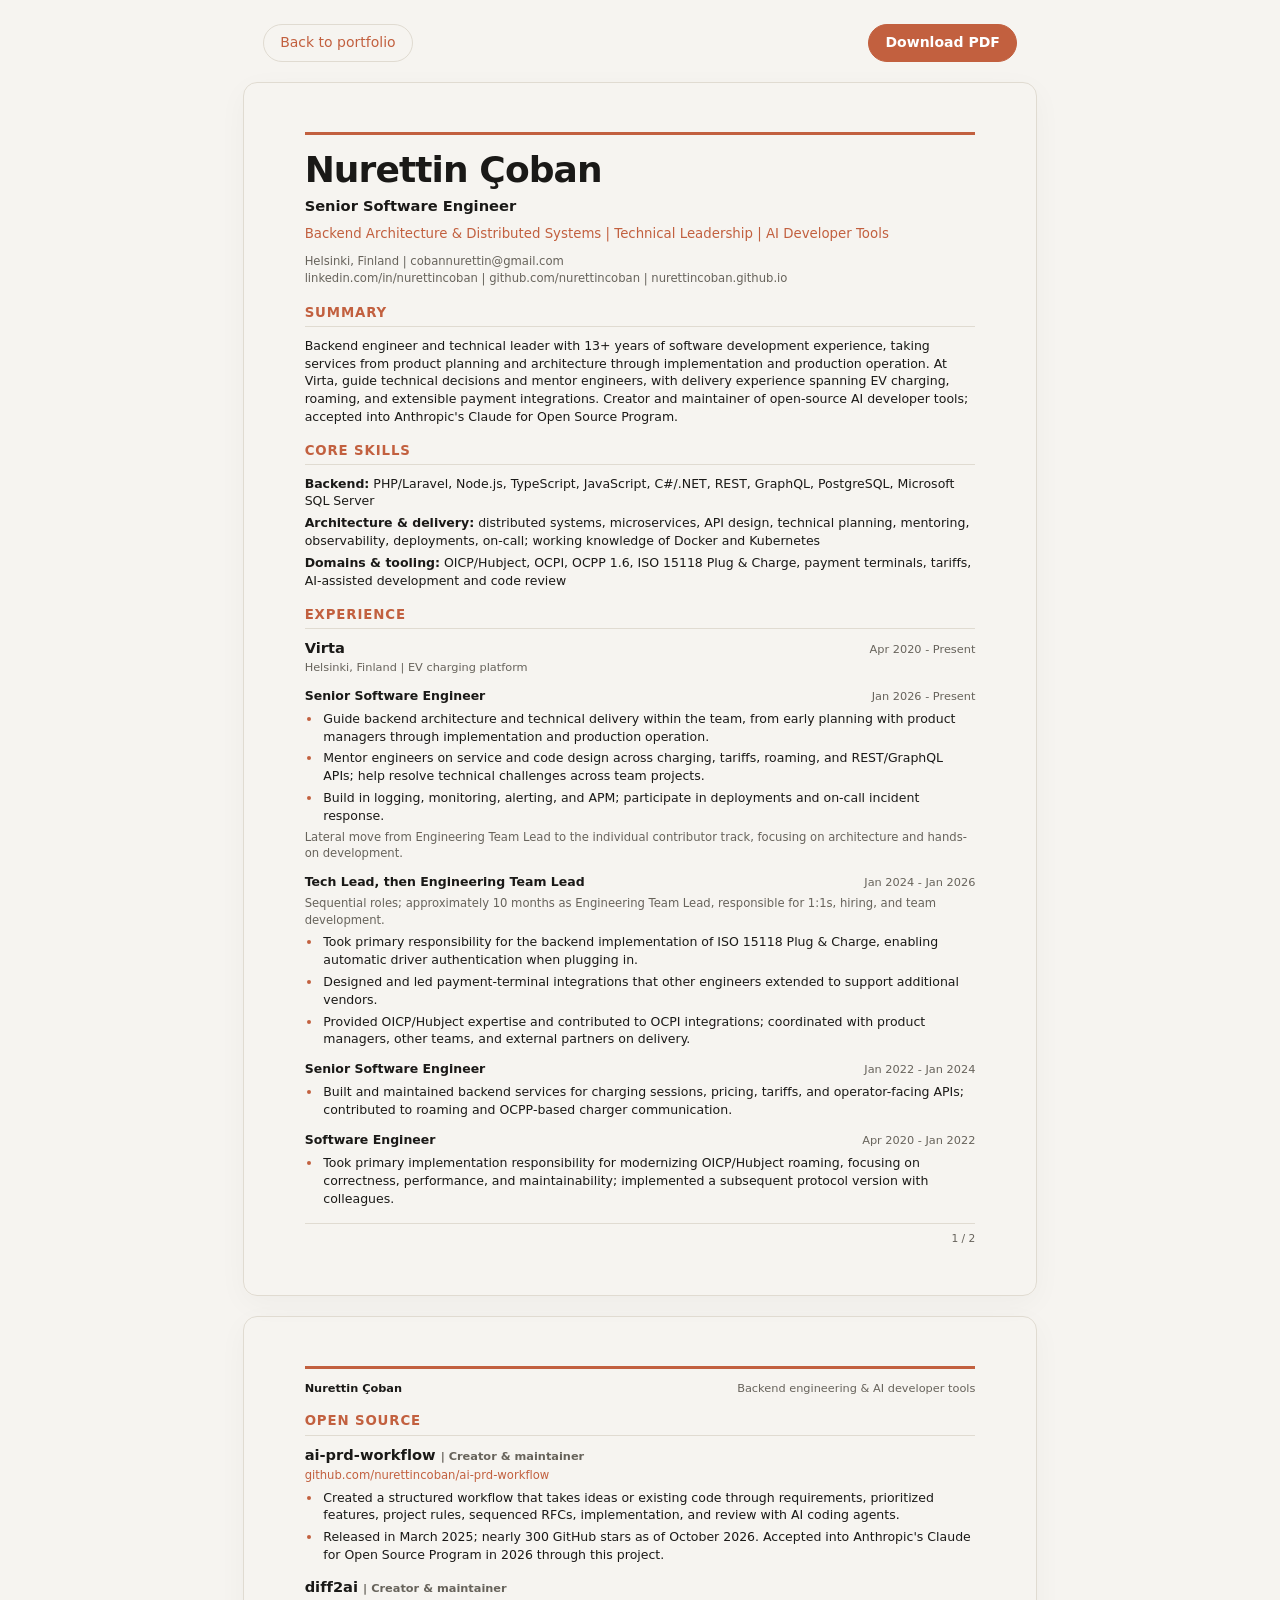
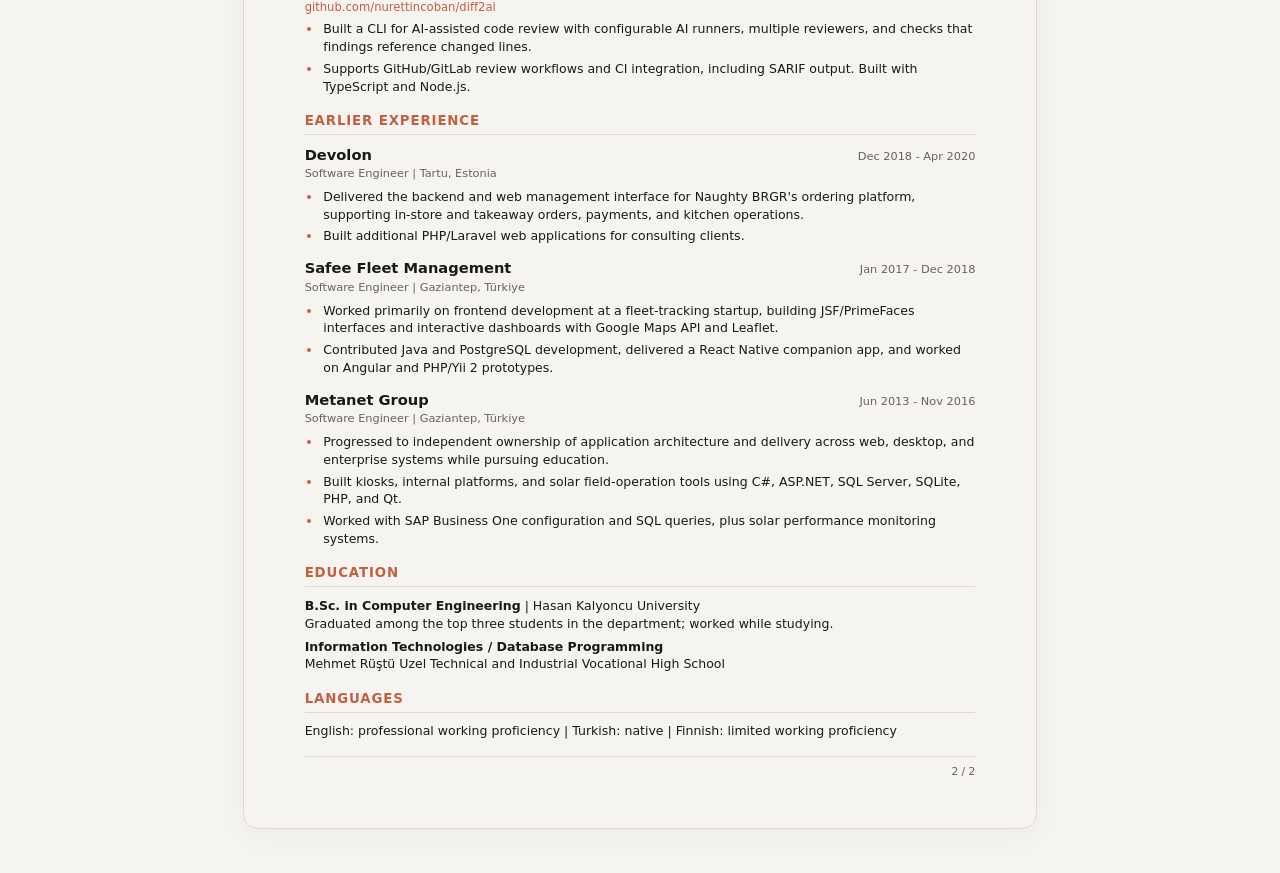
<file: cv/index.html>
<!doctype html>
<html lang="en">
<head>
<meta charset="utf-8">
<meta name="viewport" content="width=device-width, initial-scale=1">
<meta name="description" content="Nurettin Çoban: backend architecture, technical leadership, and open-source AI developer tools. Curriculum vitae.">
<title>Nurettin Çoban - CV</title>
<!-- This is the editable source for the downloadable PDF. Print at A4, 100% scale,
     with background graphics enabled and browser headers/footers disabled.
     Keep text in document order for screen readers and applicant tracking systems. -->
<style>
:root {
  /* The light palette and typography from assets/css/site.css. */
  --bg: #f6f4f0; --text: #1a1917; --muted: #67635b;
  --border: #e0dbd1; --accent: #c2603f;
  color-scheme: light;
}
@page { size: A4; margin: 13mm 16mm; }
* { box-sizing: border-box; }
html { background: var(--bg); print-color-adjust: exact; -webkit-print-color-adjust: exact; }
body {
  margin: 0; color: var(--text); background: var(--bg);
  font: 9.4pt/1.42 "Segoe UI", ui-sans-serif, system-ui, -apple-system, Arial, sans-serif;
  font-variant-ligatures: none;
}
a { color: var(--accent); text-decoration: none; }
p { margin: 0; }
header { border-top: 3px solid var(--accent); padding-top: 11pt; margin-bottom: 13pt; }
h1 { font-size: 27pt; line-height: 1.1; letter-spacing: -.025em; margin: 0 0 5pt; }
.headline { font-size: 11pt; font-weight: 600; margin-bottom: 6pt; }
.focus { color: var(--accent); font-size: 10pt; margin-bottom: 7pt; }
.contact { font-size: 8.7pt; line-height: 1.5; color: var(--muted); }
.contact a { color: inherit; }
h2 {
  margin: 13pt 0 7pt; padding-bottom: 4pt; border-bottom: 1px solid var(--border);
  color: var(--accent); font-size: 10pt; line-height: 1.2; letter-spacing: .065em;
  text-transform: uppercase; break-after: avoid;
}
h3 { margin: 0; font-size: 11pt; line-height: 1.3; }
.line { display: flex; justify-content: space-between; align-items: baseline; gap: 10pt; }
.when, .location { color: var(--muted); font-size: 8.5pt; }
.when { white-space: nowrap; font-variant-numeric: tabular-nums; }
.location { margin: 1pt 0 5pt; }
.role { margin-top: 9pt; break-inside: avoid; }
.role .title { font-weight: 650; }
.note { color: var(--muted); font-size: 8.7pt; margin: 3pt 0; }
.points { margin: 4pt 0 0; padding-left: 13pt; }
.points li { margin-bottom: 3pt; padding-left: 1pt; }
.points li::marker { color: var(--accent); }
.skills { margin: 0; padding: 0; list-style: none; }
.skills li { margin-bottom: 3pt; }
.skills b { font-weight: 650; }
.job, .project { margin-bottom: 10pt; break-inside: avoid; }
.project .repo { font-size: 8.7pt; margin: 2pt 0; }
.page { position: relative; }
.page + .page { break-before: page; }
.continued { display: flex; justify-content: space-between; border-top: 3px solid var(--accent); padding-top: 8pt; margin-bottom: 12pt; color: var(--muted); font-size: 8.5pt; }
.continued b { color: var(--text); font-weight: 650; }
.compact p + p { margin-top: 4pt; }
.page-number { margin-top: 12pt; border-top: 1px solid var(--border); padding-top: 5pt; font-size: 8pt; color: var(--muted); text-align: right; }
.actions { display: flex; justify-content: space-between; gap: 12px; max-width: 210mm; margin: 24px auto 0; padding: 0 20px; font-size: 14px; }
.actions a { padding: 8px 16px; border: 1px solid var(--border); border-radius: 999px; }
.actions .download { background: var(--accent); color: white; border-color: var(--accent); font-weight: 600; }
@media screen {
  body { padding-bottom: 24px; }
  .page { max-width: 210mm; margin: 20px auto; padding: 13mm 16mm; border: 1px solid var(--border); border-radius: 14px; box-shadow: 0 8px 30px #1a191709; }
}
@media screen and (max-width: 600px) {
  .page { margin: 12px; padding: 24px 20px; }
  .line { flex-wrap: wrap; gap: 2pt 8pt; }
  h1 { font-size: 25pt; }
  .contact { overflow-wrap: anywhere; }
  .continued { gap: 8pt; }
}
@media print { .actions { display: none; } }
</style>
</head>
<body>
<nav class="actions" aria-label="CV actions">
  <a href="../">Back to portfolio</a>
  <a class="download" href="nurettin-coban-cv.pdf" download="Nurettin-Coban-CV.pdf">Download PDF</a>
</nav>
<main>
<section class="page" aria-label="Profile and Virta experience">
<header>
  <h1>Nurettin Çoban</h1>
  <p class="headline">Senior Software Engineer</p>
  <p class="focus">Backend Architecture &amp; Distributed Systems | Technical Leadership | AI Developer Tools</p>
  <p class="contact">Helsinki, Finland | <a href="mailto:cobannurettin@gmail.com">cobannurettin@gmail.com</a><br>
    <a href="https://www.linkedin.com/in/nurettincoban/">linkedin.com/in/nurettincoban</a> |
    <a href="https://github.com/nurettincoban">github.com/nurettincoban</a> |
    <a href="https://nurettincoban.github.io/">nurettincoban.github.io</a></p>
</header>

<h2>Summary</h2>
<p>Backend engineer and technical leader with 13+ years of software development experience, taking services from product planning and architecture through implementation and production operation. At Virta, guide technical decisions and mentor engineers, with delivery experience spanning EV charging, roaming, and extensible payment integrations. Creator and maintainer of open-source AI developer tools; accepted into Anthropic's Claude for Open Source Program.</p>

<h2>Core Skills</h2>
<ul class="skills">
  <li><b>Backend:</b> PHP/Laravel, Node.js, TypeScript, JavaScript, C#/.NET, REST, GraphQL, PostgreSQL, Microsoft SQL Server</li>
  <li><b>Architecture &amp; delivery:</b> distributed systems, microservices, API design, technical planning, mentoring, observability, deployments, on-call; working knowledge of Docker and Kubernetes</li>
  <li><b>Domains &amp; tooling:</b> OICP/Hubject, OCPI, OCPP 1.6, ISO 15118 Plug &amp; Charge, payment terminals, tariffs, AI-assisted development and code review</li>
</ul>

<h2>Experience</h2>
<div class="line"><h3>Virta</h3><span class="when">Apr 2020 - Present</span></div>
<p class="location">Helsinki, Finland | EV charging platform</p>

<div class="role">
  <div class="line"><span class="title">Senior Software Engineer</span><span class="when">Jan 2026 - Present</span></div>
  <ul class="points">
    <li>Guide backend architecture and technical delivery within the team, from early planning with product managers through implementation and production operation.</li>
    <li>Mentor engineers on service and code design across charging, tariffs, roaming, and REST/GraphQL APIs; help resolve technical challenges across team projects.</li>
    <li>Build in logging, monitoring, alerting, and APM; participate in deployments and on-call incident response.</li>
  </ul>
  <p class="note">Lateral move from Engineering Team Lead to the individual contributor track, focusing on architecture and hands-on development.</p>
</div>

<div class="role">
  <div class="line"><span class="title">Tech Lead, then Engineering Team Lead</span><span class="when">Jan 2024 - Jan 2026</span></div>
  <p class="note">Sequential roles; approximately 10 months as Engineering Team Lead, responsible for 1:1s, hiring, and team development.</p>
  <ul class="points">
    <li>Took primary responsibility for the backend implementation of ISO 15118 Plug &amp; Charge, enabling automatic driver authentication when plugging in.</li>
    <li>Designed and led payment-terminal integrations that other engineers extended to support additional vendors.</li>
    <li>Provided OICP/Hubject expertise and contributed to OCPI integrations; coordinated with product managers, other teams, and external partners on delivery.</li>
  </ul>
</div>

<div class="role">
  <div class="line"><span class="title">Senior Software Engineer</span><span class="when">Jan 2022 - Jan 2024</span></div>
  <ul class="points">
    <li>Built and maintained backend services for charging sessions, pricing, tariffs, and operator-facing APIs; contributed to roaming and OCPP-based charger communication.</li>
  </ul>
</div>

<div class="role">
  <div class="line"><span class="title">Software Engineer</span><span class="when">Apr 2020 - Jan 2022</span></div>
  <ul class="points">
    <li>Took primary implementation responsibility for modernizing OICP/Hubject roaming, focusing on correctness, performance, and maintainability; implemented a subsequent protocol version with colleagues.</li>
  </ul>
</div>
<p class="page-number" aria-label="Page 1 of 2">1 / 2</p>
</section>

<section class="page" aria-label="Open source, earlier experience, and education">
<div class="continued"><b>Nurettin Çoban</b><span>Backend engineering &amp; AI developer tools</span></div>

<h2>Open Source</h2>
<div class="project">
  <h3>ai-prd-workflow <span class="location">| Creator &amp; maintainer</span></h3>
  <p class="repo"><a href="https://github.com/nurettincoban/ai-prd-workflow">github.com/nurettincoban/ai-prd-workflow</a></p>
  <ul class="points">
    <li>Created a structured workflow that takes ideas or existing code through requirements, prioritized features, project rules, sequenced RFCs, implementation, and review with AI coding agents.</li>
    <li>Released in March 2025; nearly 300 GitHub stars as of October 2026. Accepted into Anthropic's Claude for Open Source Program in 2026 through this project.</li>
  </ul>
</div>
<div class="project">
  <h3>diff2ai <span class="location">| Creator &amp; maintainer</span></h3>
  <p class="repo"><a href="https://github.com/nurettincoban/diff2ai">github.com/nurettincoban/diff2ai</a></p>
  <ul class="points">
    <li>Built a CLI for AI-assisted code review with configurable AI runners, multiple reviewers, and checks that findings reference changed lines.</li>
    <li>Supports GitHub/GitLab review workflows and CI integration, including SARIF output. Built with TypeScript and Node.js.</li>
  </ul>
</div>

<h2>Earlier Experience</h2>
<div class="job">
  <div class="line"><h3>Devolon</h3><span class="when">Dec 2018 - Apr 2020</span></div>
  <p class="location">Software Engineer | Tartu, Estonia</p>
  <ul class="points">
    <li>Delivered the backend and web management interface for Naughty BRGR's ordering platform, supporting in-store and takeaway orders, payments, and kitchen operations.</li>
    <li>Built additional PHP/Laravel web applications for consulting clients.</li>
  </ul>
</div>
<div class="job">
  <div class="line"><h3>Safee Fleet Management</h3><span class="when">Jan 2017 - Dec 2018</span></div>
  <p class="location">Software Engineer | Gaziantep, Türkiye</p>
  <ul class="points">
    <li>Worked primarily on frontend development at a fleet-tracking startup, building JSF/PrimeFaces interfaces and interactive dashboards with Google Maps API and Leaflet.</li>
    <li>Contributed Java and PostgreSQL development, delivered a React Native companion app, and worked on Angular and PHP/Yii 2 prototypes.</li>
  </ul>
</div>
<div class="job">
  <div class="line"><h3>Metanet Group</h3><span class="when">Jun 2013 - Nov 2016</span></div>
  <p class="location">Software Engineer | Gaziantep, Türkiye</p>
  <ul class="points">
    <li>Progressed to independent ownership of application architecture and delivery across web, desktop, and enterprise systems while pursuing education.</li>
    <li>Built kiosks, internal platforms, and solar field-operation tools using C#, ASP.NET, SQL Server, SQLite, PHP, and Qt.</li>
    <li>Worked with SAP Business One configuration and SQL queries, plus solar performance monitoring systems.</li>
  </ul>
</div>

<h2>Education</h2>
<div class="compact">
  <p><b>B.Sc. in Computer Engineering</b> | Hasan Kalyoncu University<br>Graduated among the top three students in the department; worked while studying.</p>
  <p><b>Information Technologies / Database Programming</b><br>Mehmet Rüştü Uzel Technical and Industrial Vocational High School</p>
</div>

<h2>Languages</h2>
<p>English: professional working proficiency | Turkish: native | Finnish: limited working proficiency</p>
<p class="page-number" aria-label="Page 2 of 2">2 / 2</p>
</section>
</main>
</body>
</html>
</file>
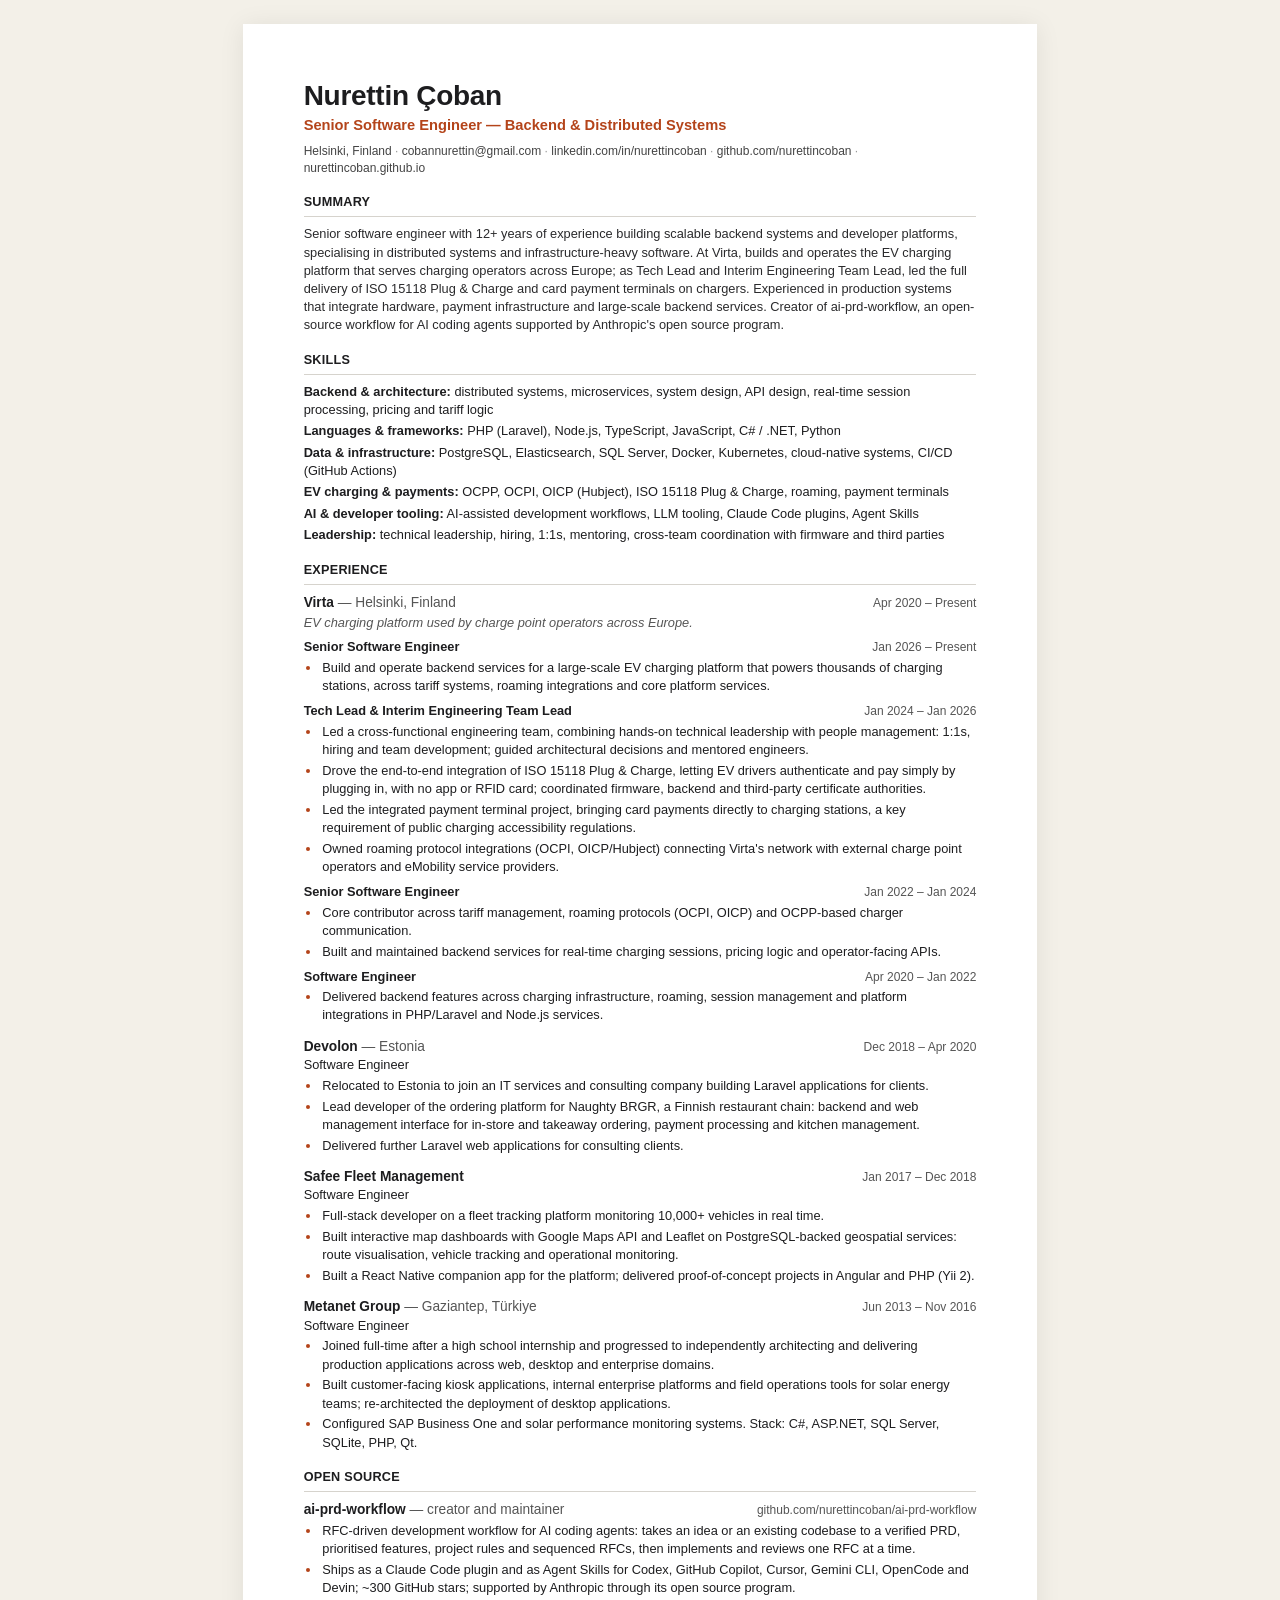
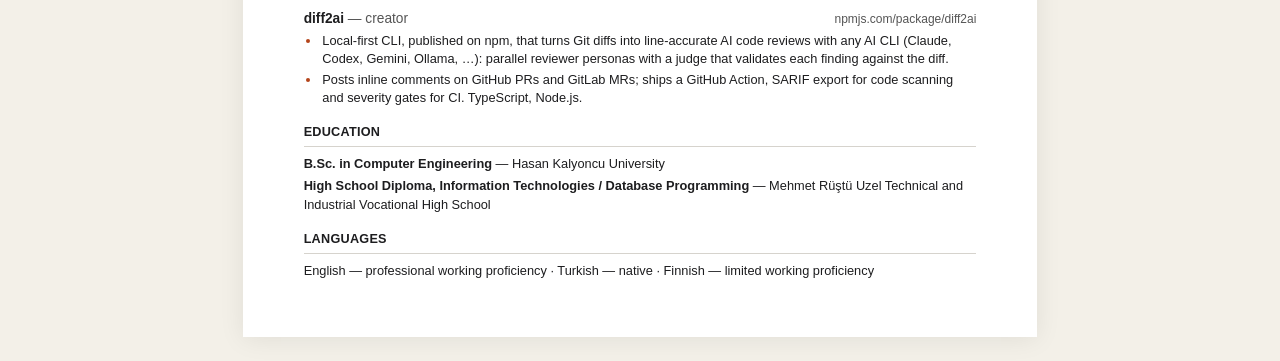
<file: cv.html>
<!doctype html>
<html lang="en">
<head>
<meta charset="utf-8">
<meta name="viewport" content="width=device-width, initial-scale=1">
<title>Nurettin Çoban — CV</title>
<!--
  Source of cv.pdf. To update the CV, edit this file, then print it to PDF:
    msedge --headless=new --no-pdf-header-footer --print-to-pdf=cv.pdf cv.html
  Written for applicant tracking systems as much as for people: one column,
  standard section names, real text (no icons, tables or text in images), and
  the technologies spelled out where a recruiter's search would look for them.
-->
<style>
@page { size: A4; margin: 15mm 16mm 14mm; }
* { box-sizing: border-box; }
html { -webkit-print-color-adjust: exact; print-color-adjust: exact; }
body {
  margin: 0 auto; max-width: 178mm; color: #1d1d1f;
  font: 9.6pt/1.42 "Segoe UI", "Helvetica Neue", Arial, sans-serif;
}
a { color: inherit; text-decoration: none; }
header { margin-bottom: 10pt; }
h1 { font-size: 21pt; line-height: 1.1; letter-spacing: -.01em; margin: 0 0 3pt; font-weight: 700; }
.headline { font-size: 11pt; font-weight: 600; color: #b4441a; margin: 0 0 5pt; }
.contact { font-size: 9pt; color: #444; margin: 0; }
.contact span + span::before { content: "  ·  "; color: #999; }

h2 {
  font-size: 9.5pt; font-weight: 700; letter-spacing: .02em; text-transform: uppercase; color: #1d1d1f;
  margin: 13pt 0 6pt; padding-bottom: 3pt; border-bottom: 1px solid #d6d3cd;
}
p { margin: 0; }
.summary { color: #2a2a2c; }

.skills { margin: 0; padding: 0; list-style: none; }
.skills li { margin: 0 0 2.5pt; }
.skills b { font-weight: 600; }

.job { break-inside: avoid; margin-bottom: 9pt; }
.job:last-child { margin-bottom: 0; }
.line { display: flex; justify-content: space-between; align-items: baseline; gap: 12pt; }
.org { font-weight: 700; font-size: 10.3pt; }
.org .where { font-weight: 400; color: #555; }
.when { font-size: 9pt; color: #555; white-space: nowrap; font-variant-numeric: tabular-nums; }
.context { color: #555; font-style: italic; margin: 1pt 0 3pt; }
.role { margin-top: 5pt; }
.role .title { font-weight: 600; }
ul.points { margin: 2pt 0 0; padding-left: 13pt; }
ul.points li { margin: 0 0 2pt; padding-left: 1pt; }
ul.points li::marker { color: #b4441a; }

.compact p + p { margin-top: 3pt; }
.compact b { font-weight: 600; }

@media screen {
  body { padding: 40px 16px; }
  html { background: #f3f0e8; }
  body { background: #fff; padding: 15mm 16mm; margin: 24px auto; box-shadow: 0 2px 24px rgba(0,0,0,.08); max-width: 210mm; }
}
</style>
</head>
<body>

<header>
  <h1>Nurettin Çoban</h1>
  <p class="headline">Senior Software Engineer — Backend &amp; Distributed Systems</p>
  <p class="contact">
    <span>Helsinki, Finland</span><span><a href="mailto:cobannurettin@gmail.com">cobannurettin@gmail.com</a></span><span><a href="https://www.linkedin.com/in/nurettincoban/">linkedin.com/in/nurettincoban</a></span><span><a href="https://github.com/nurettincoban">github.com/nurettincoban</a></span><span><a href="https://nurettincoban.github.io/">nurettincoban.github.io</a></span>
  </p>
</header>

<h2>Summary</h2>
<p class="summary">Senior software engineer with 12+ years of experience building scalable backend systems and developer platforms, specialising in distributed systems and infrastructure-heavy software. At Virta, builds and operates the EV charging platform that serves charging operators across Europe; as Tech Lead and Interim Engineering Team Lead, led the full delivery of ISO 15118 Plug &amp; Charge and card payment terminals on chargers. Experienced in production systems that integrate hardware, payment infrastructure and large-scale backend services. Creator of ai-prd-workflow, an open-source workflow for AI coding agents supported by Anthropic's open source program.</p>

<h2>Skills</h2>
<ul class="skills">
  <li><b>Backend &amp; architecture:</b> distributed systems, microservices, system design, API design, real-time session processing, pricing and tariff logic</li>
  <li><b>Languages &amp; frameworks:</b> PHP (Laravel), Node.js, TypeScript, JavaScript, C# / .NET, Python</li>
  <li><b>Data &amp; infrastructure:</b> PostgreSQL, Elasticsearch, SQL Server, Docker, Kubernetes, cloud-native systems, CI/CD (GitHub Actions)</li>
  <li><b>EV charging &amp; payments:</b> OCPP, OCPI, OICP (Hubject), ISO 15118 Plug &amp; Charge, roaming, payment terminals</li>
  <li><b>AI &amp; developer tooling:</b> AI-assisted development workflows, LLM tooling, Claude Code plugins, Agent Skills</li>
  <li><b>Leadership:</b> technical leadership, hiring, 1:1s, mentoring, cross-team coordination with firmware and third parties</li>
</ul>

<h2>Experience</h2>

<div class="job">
  <div class="line"><span class="org">Virta <span class="where">— Helsinki, Finland</span></span><span class="when">Apr 2020 – Present</span></div>
  <p class="context">EV charging platform used by charge point operators across Europe.</p>

  <div class="role">
    <div class="line"><span class="title">Senior Software Engineer</span><span class="when">Jan 2026 – Present</span></div>
    <ul class="points">
      <li>Build and operate backend services for a large-scale EV charging platform that powers thousands of charging stations, across tariff systems, roaming integrations and core platform services.</li>
    </ul>
  </div>

  <div class="role">
    <div class="line"><span class="title">Tech Lead &amp; Interim Engineering Team Lead</span><span class="when">Jan 2024 – Jan 2026</span></div>
    <ul class="points">
      <li>Led a cross-functional engineering team, combining hands-on technical leadership with people management: 1:1s, hiring and team development; guided architectural decisions and mentored engineers.</li>
      <li>Drove the end-to-end integration of ISO 15118 Plug &amp; Charge, letting EV drivers authenticate and pay simply by plugging in, with no app or RFID card; coordinated firmware, backend and third-party certificate authorities.</li>
      <li>Led the integrated payment terminal project, bringing card payments directly to charging stations, a key requirement of public charging accessibility regulations.</li>
      <li>Owned roaming protocol integrations (OCPI, OICP/Hubject) connecting Virta's network with external charge point operators and eMobility service providers.</li>
    </ul>
  </div>

  <div class="role">
    <div class="line"><span class="title">Senior Software Engineer</span><span class="when">Jan 2022 – Jan 2024</span></div>
    <ul class="points">
      <li>Core contributor across tariff management, roaming protocols (OCPI, OICP) and OCPP-based charger communication.</li>
      <li>Built and maintained backend services for real-time charging sessions, pricing logic and operator-facing APIs.</li>
    </ul>
  </div>

  <div class="role">
    <div class="line"><span class="title">Software Engineer</span><span class="when">Apr 2020 – Jan 2022</span></div>
    <ul class="points">
      <li>Delivered backend features across charging infrastructure, roaming, session management and platform integrations in PHP/Laravel and Node.js services.</li>
    </ul>
  </div>
</div>

<div class="job">
  <div class="line"><span class="org">Devolon <span class="where">— Estonia</span></span><span class="when">Dec 2018 – Apr 2020</span></div>
  <div class="line"><span class="title">Software Engineer</span></div>
  <ul class="points">
    <li>Relocated to Estonia to join an IT services and consulting company building Laravel applications for clients.</li>
    <li>Lead developer of the ordering platform for Naughty BRGR, a Finnish restaurant chain: backend and web management interface for in-store and takeaway ordering, payment processing and kitchen management.</li>
    <li>Delivered further Laravel web applications for consulting clients.</li>
  </ul>
</div>

<div class="job">
  <div class="line"><span class="org">Safee Fleet Management</span><span class="when">Jan 2017 – Dec 2018</span></div>
  <div class="line"><span class="title">Software Engineer</span></div>
  <ul class="points">
    <li>Full-stack developer on a fleet tracking platform monitoring 10,000+ vehicles in real time.</li>
    <li>Built interactive map dashboards with Google Maps API and Leaflet on PostgreSQL-backed geospatial services: route visualisation, vehicle tracking and operational monitoring.</li>
    <li>Built a React Native companion app for the platform; delivered proof-of-concept projects in Angular and PHP (Yii 2).</li>
  </ul>
</div>

<div class="job">
  <div class="line"><span class="org">Metanet Group <span class="where">— Gaziantep, Türkiye</span></span><span class="when">Jun 2013 – Nov 2016</span></div>
  <div class="line"><span class="title">Software Engineer</span></div>
  <ul class="points">
    <li>Joined full-time after a high school internship and progressed to independently architecting and delivering production applications across web, desktop and enterprise domains.</li>
    <li>Built customer-facing kiosk applications, internal enterprise platforms and field operations tools for solar energy teams; re-architected the deployment of desktop applications.</li>
    <li>Configured SAP Business One and solar performance monitoring systems. Stack: C#, ASP.NET, SQL Server, SQLite, PHP, Qt.</li>
  </ul>
</div>

<h2>Open Source</h2>

<div class="job">
  <div class="line"><span class="org">ai-prd-workflow <span class="where">— creator and maintainer</span></span><span class="when"><a href="https://github.com/nurettincoban/ai-prd-workflow">github.com/nurettincoban/ai-prd-workflow</a></span></div>
  <ul class="points">
    <li>RFC-driven development workflow for AI coding agents: takes an idea or an existing codebase to a verified PRD, prioritised features, project rules and sequenced RFCs, then implements and reviews one RFC at a time.</li>
    <li>Ships as a Claude Code plugin and as Agent Skills for Codex, GitHub Copilot, Cursor, Gemini CLI, OpenCode and Devin; ~300 GitHub stars; supported by Anthropic through its open source program.</li>
  </ul>
</div>

<div class="job">
  <div class="line"><span class="org">diff2ai <span class="where">— creator</span></span><span class="when"><a href="https://www.npmjs.com/package/diff2ai">npmjs.com/package/diff2ai</a></span></div>
  <ul class="points">
    <li>Local-first CLI, published on npm, that turns Git diffs into line-accurate AI code reviews with any AI CLI (Claude, Codex, Gemini, Ollama, …): parallel reviewer personas with a judge that validates each finding against the diff.</li>
    <li>Posts inline comments on GitHub PRs and GitLab MRs; ships a GitHub Action, SARIF export for code scanning and severity gates for CI. TypeScript, Node.js.</li>
  </ul>
</div>

<h2>Education</h2>
<div class="compact">
  <p><b>B.Sc. in Computer Engineering</b> — Hasan Kalyoncu University</p>
  <p><b>High School Diploma, Information Technologies / Database Programming</b> — Mehmet Rüştü Uzel Technical and Industrial Vocational High School</p>
</div>

<h2>Languages</h2>
<p>English — professional working proficiency · Turkish — native · Finnish — limited working proficiency</p>


</body>
</html>
</file>
